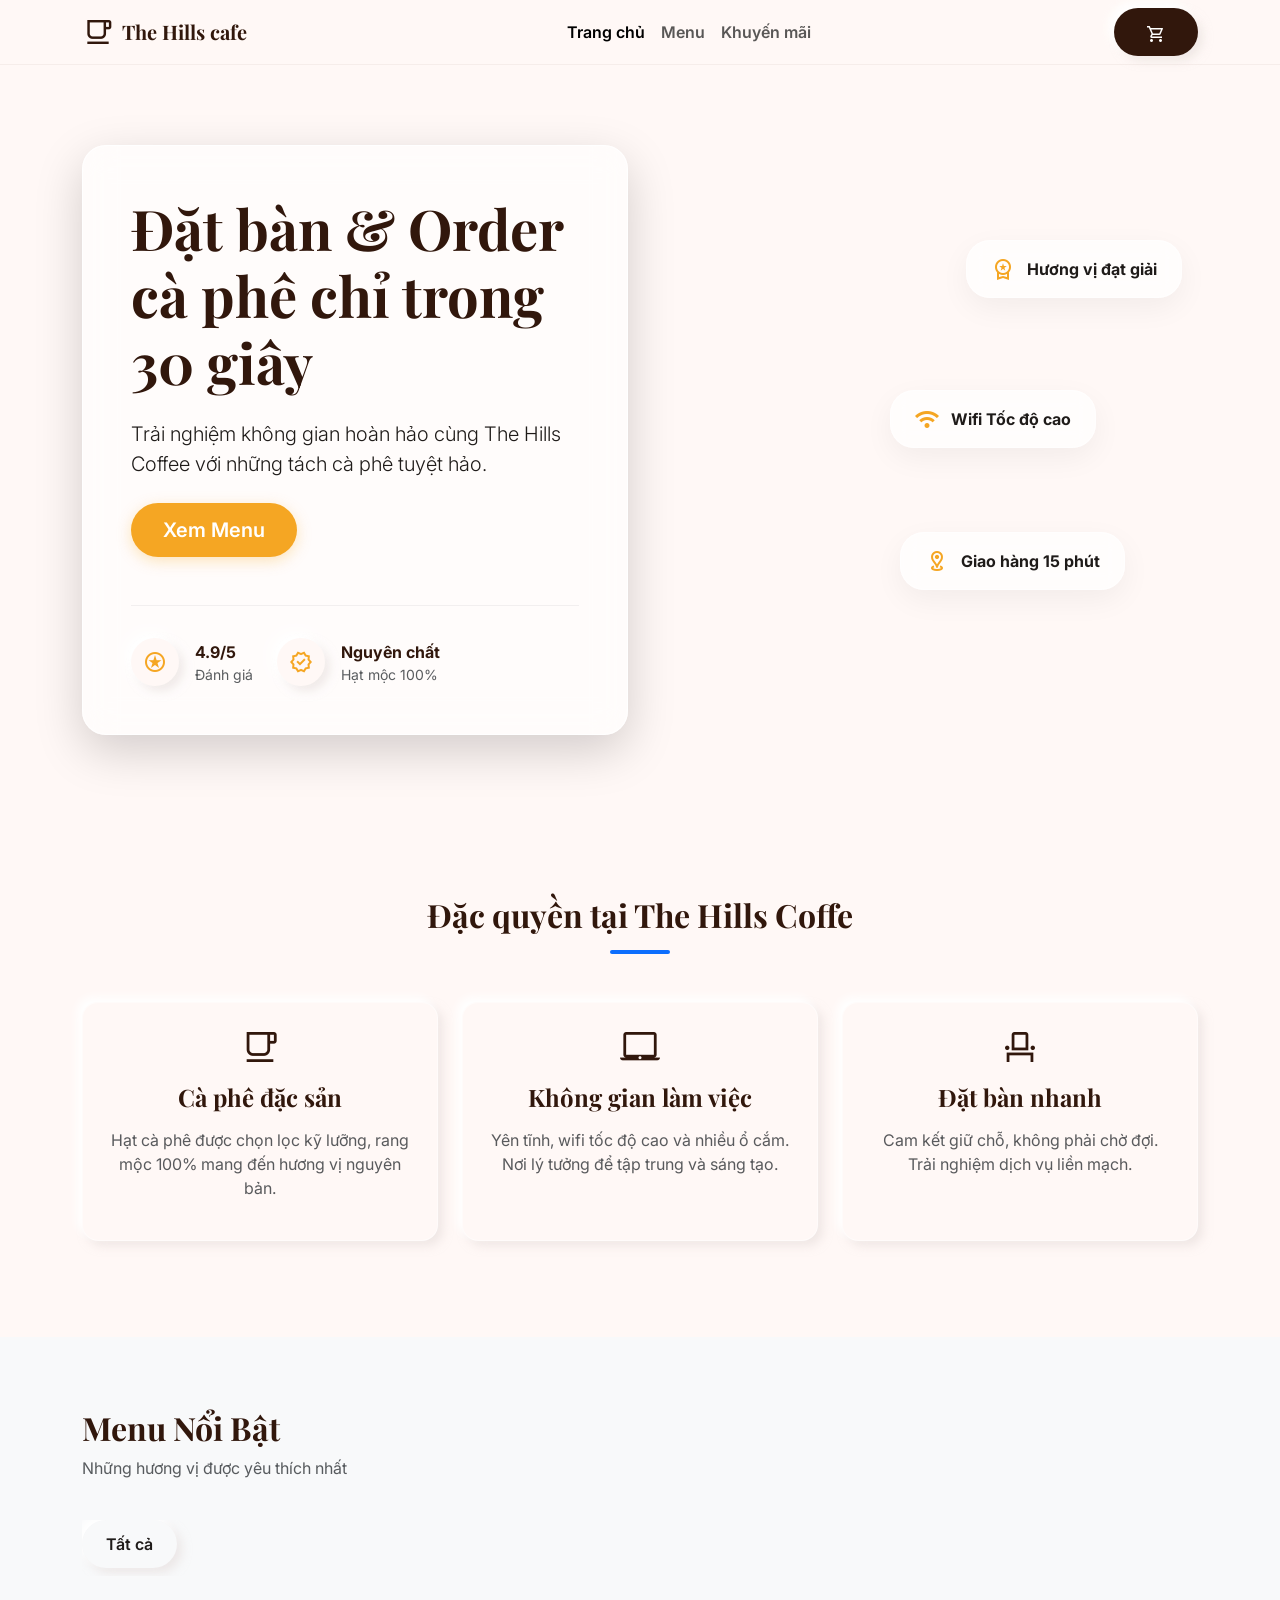
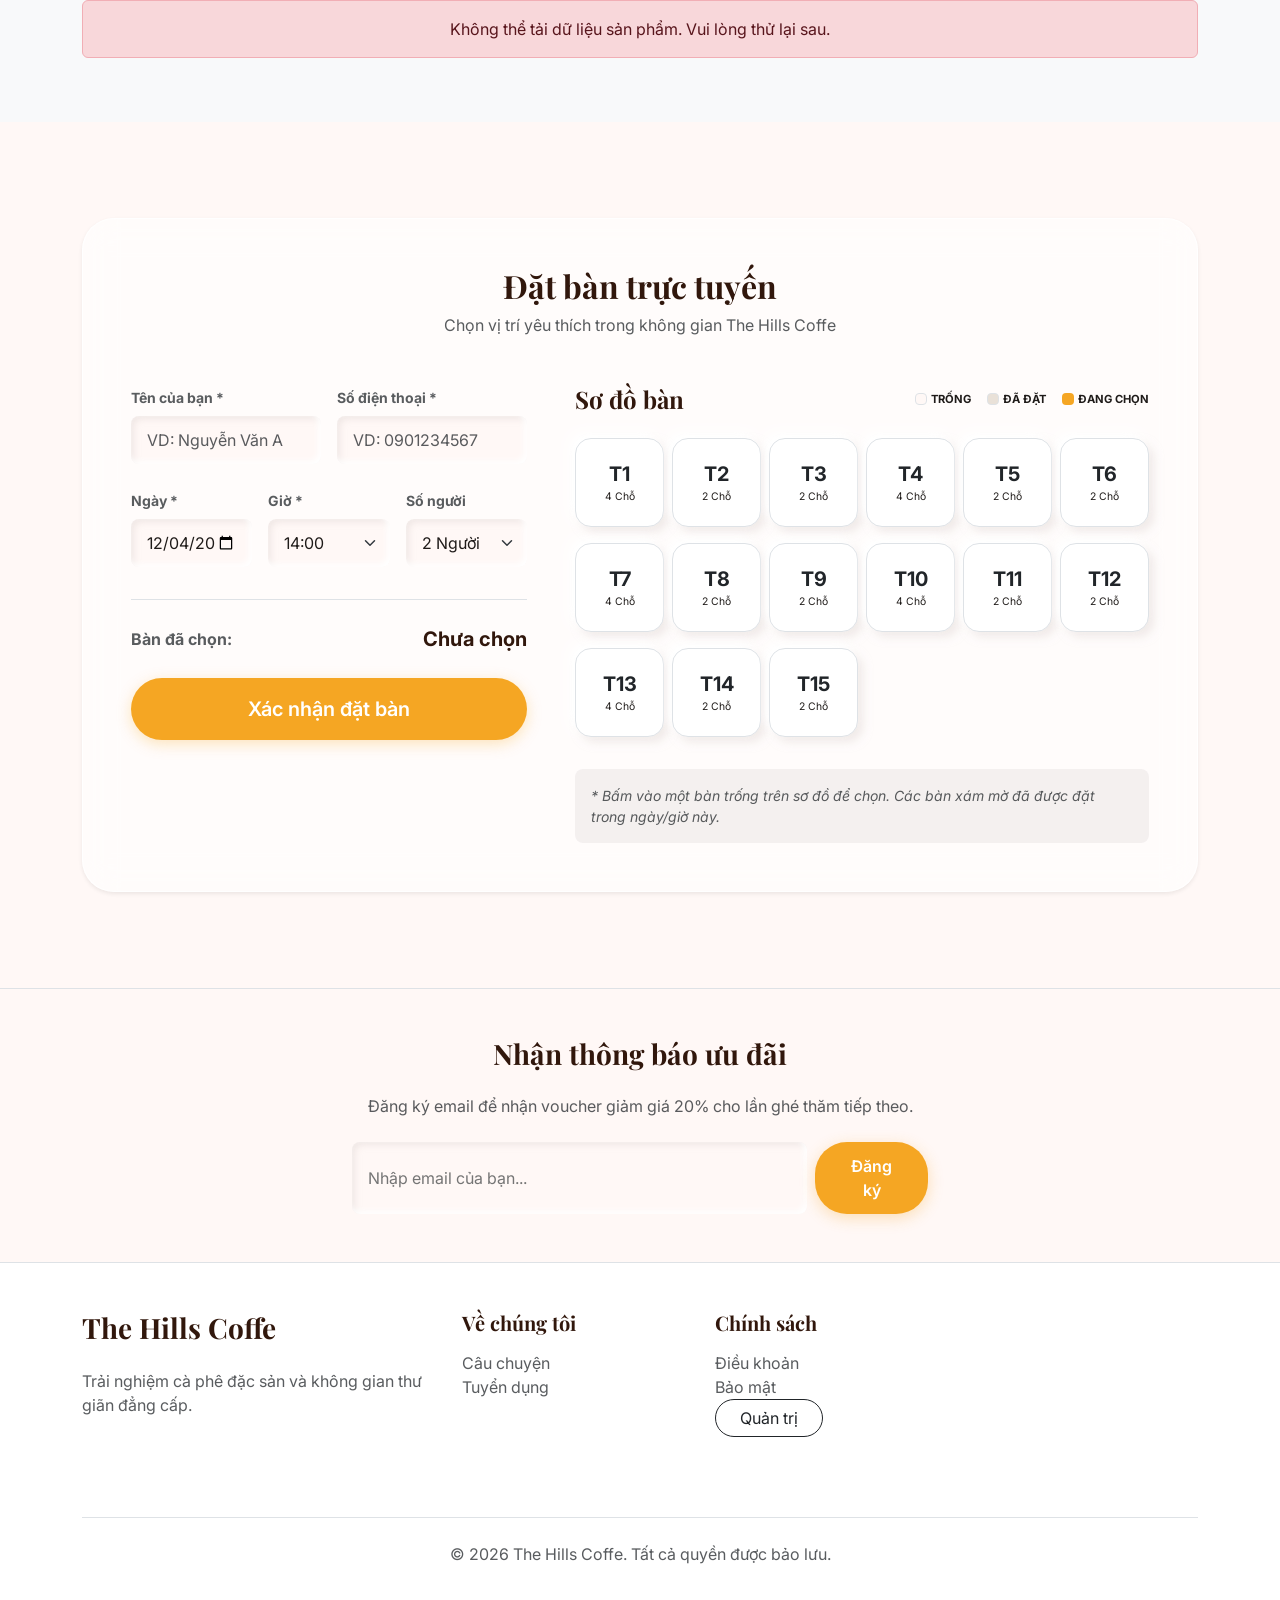
<file: index.html>
<!DOCTYPE html>
<html lang="vi">

<head>
    <meta charset="UTF-8">
    <meta name="viewport" content="width=device-width, initial-scale=1.0">
    <title>The Hills cafe</title>

    <!-- Favicon -->
    <link rel="icon"
        href="data:image/svg+xml,<svg xmlns=%22http://www.w3.org/2000/svg%22 viewBox=%220 0 100 100%22><text y=%22.9em%22 font-size=%2290%22>☕</text></svg>">

    <!-- Google Fonts -->
    <link
        href="https://fonts.googleapis.com/css2?family=Inter:wght@400;600&family=Playfair+Display:wght@600;700&display=swap"
        rel="stylesheet">
    <!-- Material Symbols -->
    <link href="https://fonts.googleapis.com/css2?family=Material+Symbols+Outlined:wght,FILL@100..700,0..1&display=swap"
        rel="stylesheet">
    <!-- Bootstrap 5 CSS -->
    <link href="https://cdn.jsdelivr.net/npm/bootstrap@5.3.2/dist/css/bootstrap.min.css" rel="stylesheet">
    <!-- Custom CSS -->
    <link rel="stylesheet" href="css/style.css">
</head>

<body>

    <!-- 
      TopNavBar: Thanh điều hướng nằm trên cùng của trang web 
      - fixed-top: Giữ thanh điều hướng luôn cố định ở trên cùng khi cuộn trang
      - glass-nav: Hiệu ứng kính mờ (kết hợp với CSS) tạo sự hiện đại
    -->
    <nav class="navbar navbar-expand-lg fixed-top glass-nav">
        <div class="container container-max">
            <a class="navbar-brand d-flex align-items-center gap-2" href="index.html">
                <span class="material-symbols-outlined fs-2">local_cafe</span>
                <span>The Hills cafe</span>
            </a>
            <button class="navbar-toggler" type="button" data-bs-toggle="collapse" data-bs-target="#navbarNav">
                <span class="navbar-toggler-icon"></span>
            </button>
            <div class="collapse navbar-collapse" id="navbarNav">
                <ul class="navbar-nav mx-auto mb-2 mb-lg-0 fw-semibold">
                    <li class="nav-item">
                        <a class="nav-link active" href="index.html">Trang chủ</a>
                    </li>
                    <li class="nav-item">
                        <a class="nav-link" href="#menu-section">Menu</a>
                    </li>
                    <li class="nav-item">
                        <a class="nav-link" href="#" id="promo-link">Khuyến mãi</a>
                    </li>
                </ul>
                <div class="d-flex align-items-center gap-3">
                    <button class="btn btn-primary-custom" id="cart-btn">
                        <span class="material-symbols-outlined align-middle fs-5">shopping_cart</span>
                    </button>
                </div>
            </div>
        </div>
    </nav>

    <!-- 
      Hero Section: Phần hiển thị thông điệp chính ngay khi vừa vào trang (banner đầu tiên)
      - Dùng để thu hút sự chú ý của khách hàng ngay lập tức
    -->
    <header class="hero-section">
        <div class="hero-bg"></div>
        <div class="hero-gradient"></div>
        <div class="container hero-content">
            <div class="row align-items-center">
                <div class="col-lg-6">
                    <div class="glass-panel p-4 p-md-5 shadow-lg">
                        <h1 class="display-4 fw-bold mb-4">Đặt bàn & Order cà phê chỉ trong 30 giây</h1>
                        <p class="lead mb-4">Trải nghiệm không gian hoàn hảo cùng The Hills Coffee với những tách cà phê tuyệt hảo.</p>
                        <div class="d-flex flex-wrap gap-3 mb-5">
                            <a href="#menu-section" class="btn btn-accent-custom btn-lg">Xem Menu</a>
                        </div>
                        
                        <!-- Trust Bar -->
                        <div class="trust-badges d-flex flex-wrap gap-4">
                            <div class="trust-item">
                                <div class="trust-icon">
                                    <span class="material-symbols-outlined">stars</span>
                                </div>
                                <div>
                                    <div class="fw-bold text-primary">4.9/5</div>
                                    <div class="small text-muted">Đánh giá</div>
                                </div>
                            </div>
                            <div class="trust-item">
                                <div class="trust-icon">
                                    <span class="material-symbols-outlined">verified</span>
                                </div>
                                <div>
                                    <div class="fw-bold text-primary">Nguyên chất</div>
                                    <div class="small text-muted">Hạt mộc 100%</div>
                                </div>
                            </div>
                        </div>
                    </div>
                </div>
                
                <!-- Floating Elements Column -->
                <div class="col-lg-6 d-none d-lg-block position-relative" style="height: 500px;">
                    <div class="floating-element badge-1 float-badge">
                        <span class="material-symbols-outlined text-accent">workspace_premium</span>
                        <div class="fw-bold">Hương vị đạt giải</div>
                    </div>
                    <div class="floating-element badge-2 float-badge">
                        <span class="material-symbols-outlined text-accent">distance</span>
                        <div class="fw-bold">Giao hàng 15 phút</div>
                    </div>
                    <div class="floating-element badge-3 float-badge">
                        <span class="material-symbols-outlined text-accent">wifi</span>
                        <div class="fw-bold">Wifi Tốc độ cao</div>
                    </div>
                </div>
            </div>
        </div>
    </header>

    <!-- Đặc quyền Section -->
    <section class="py-5">
        <div class="container my-5">
            <div class="text-center mb-5">
                <h2 class="mb-3">Đặc quyền tại The Hills Coffe</h2>
                <div class="mx-auto bg-primary rounded-pill" style="width: 60px; height: 4px;"></div>
            </div>
            <div class="row g-4">
                <div class="col-md-4">
                    <div class="neu-card p-4 text-center">
                        <span class="material-symbols-outlined fs-1 text-primary mb-3">local_cafe</span>
                        <h4 class="mb-3">Cà phê đặc sản</h4>
                        <p class="text-muted">Hạt cà phê được chọn lọc kỹ lưỡng, rang mộc 100% mang đến hương vị nguyên
                            bản.</p>
                    </div>
                </div>
                <div class="col-md-4">
                    <div class="neu-card p-4 text-center">
                        <span class="material-symbols-outlined fs-1 text-primary mb-3">laptop_mac</span>
                        <h4 class="mb-3">Không gian làm việc</h4>
                        <p class="text-muted">Yên tĩnh, wifi tốc độ cao và nhiều ổ cắm. Nơi lý tưởng để tập trung và
                            sáng tạo.</p>
                    </div>
                </div>
                <div class="col-md-4">
                    <div class="neu-card p-4 text-center">
                        <span class="material-symbols-outlined fs-1 text-primary mb-3">event_seat</span>
                        <h4 class="mb-3">Đặt bàn nhanh</h4>
                        <p class="text-muted">Cam kết giữ chỗ, không phải chờ đợi. Trải nghiệm dịch vụ liền mạch.</p>
                    </div>
                </div>
            </div>
        </div>
    </section>

    <!-- Menu Section (Data from API) -->
    <section id="menu-section" class="py-5 bg-light">
        <div class="container my-4">
            <div class="d-flex justify-content-between align-items-end mb-4">
                <div>
                    <h2>Menu Nổi Bật</h2>
                    <p class="text-muted mt-2">Những hương vị được yêu thích nhất</p>
                </div>
            </div>

            <div class="d-flex gap-2 mb-4 overflow-auto pb-2" id="category-filters">
                <button class="btn btn-primary-custom px-4 filter-btn active" data-category="all">Tất cả</button>
                <!-- Các nút danh mục sẽ được render bằng JS (Resource 2) -->
            </div>

            <!-- Products List Container -->
            <div id="loading-spinner" class="spinner-container">
                <div class="spinner-border text-primary" role="status">
                    <span class="visually-hidden">Loading...</span>
                </div>
            </div>

            <div id="error-message" class="alert alert-danger d-none text-center" role="alert">
                Không thể tải dữ liệu sản phẩm. Vui lòng thử lại sau.
            </div>

            <div class="row g-4" id="product-list">
                <!-- Products will be rendered here via JS -->
            </div>
        </div>
    </section>

    <!-- 
      Menu Section: Nơi hiển thị danh sách các sản phẩm/đồ uống 
      - id="menu-section": Để đường link Menu ở Navbar có thể cuộn đúng xuống khu vực này
    -->
    <section class="py-5" id="booking-section">
        <div class="container my-5">
            <div class="glass-panel p-4 p-md-5 position-relative overflow-hidden shadow-sm"
                style="border-radius: 2rem;">
                <div class="text-center mb-5 position-relative z-1">
                    <h2 class="mb-2">Đặt bàn trực tuyến</h2>
                    <p class="text-muted">Chọn vị trí yêu thích trong không gian The Hills Coffe</p>
                </div>

                <div class="row g-5 position-relative z-1">
                    <!-- Form Selection -->
                    <div class="col-lg-5">
                        <form id="booking-form" class="d-flex flex-column gap-4">
                            <div class="row g-3">
                                <div class="col-md-6">
                                    <label class="form-label text-muted small fw-bold">Tên của bạn *</label>
                                    <input type="text" class="form-control neu-input" id="book-name" required
                                        placeholder="VD: Nguyễn Văn A">
                                </div>
                                <div class="col-md-6">
                                    <label class="form-label text-muted small fw-bold">Số điện thoại *</label>
                                    <input type="tel" class="form-control neu-input" id="book-phone" required
                                        placeholder="VD: 0901234567">
                                </div>
                            </div>

                            <div class="row g-3">
                                <div class="col-md-4">
                                    <label class="form-label text-muted small fw-bold">Ngày *</label>
                                    <input type="date" class="form-control neu-input" id="book-date" required>
                                </div>
                                <div class="col-md-4">
                                    <label class="form-label text-muted small fw-bold">Giờ *</label>
                                    <select class="form-select neu-input" id="book-time" required>
                                        <option value="08:00">08:00</option>
                                        <option value="10:00">10:00</option>
                                        <option value="14:00" selected>14:00</option>
                                        <option value="16:00">16:00</option>
                                        <option value="19:00">19:00</option>
                                    </select>
                                </div>
                                <div class="col-md-4">
                                    <label class="form-label text-muted small fw-bold">Số người</label>
                                    <select class="form-select neu-input" id="book-guests">
                                        <option value="1">1 Người</option>
                                        <option value="2" selected>2 Người</option>
                                        <option value="4">3 - 4 Người</option>
                                        <option value="6">5+ Người</option>
                                    </select>
                                </div>
                            </div>

                            <div class="mt-2 pt-4 border-top">
                                <div class="d-flex justify-content-between align-items-center mb-4">
                                    <span class="text-muted fw-bold">Bàn đã chọn:</span>
                                    <span class="text-primary fw-bold fs-5" id="selected-table-display">Chưa chọn</span>
                                </div>
                                <input type="hidden" id="book-table-id" required>
                                <button type="submit" class="btn btn-accent-custom w-100 py-3 fs-5"
                                    id="btn-submit-booking">Xác nhận đặt bàn</button>
                                <div id="booking-msg" class="mt-3 text-center" style="display: none;"></div>
                            </div>
                        </form>
                    </div>

                    <!-- Floor Plan -->
                    <div class="col-lg-7">
                        <div class="d-flex justify-content-between align-items-center mb-4">
                            <h4 class="mb-0 text-primary font-playfair">Sơ đồ bàn</h4>
                            <div class="d-flex gap-3 text-uppercase" style="font-size: 0.7rem; font-weight: bold;">
                                <div class="d-flex align-items-center gap-1">
                                    <div class="rounded-1 border" style="width:12px;height:12px;background:#fff8f6;">
                                    </div> Trống
                                </div>
                                <div class="d-flex align-items-center gap-1">
                                    <div class="rounded-1 border" style="width:12px;height:12px;background:#e9e1d8;">
                                    </div> Đã đặt
                                </div>
                                <div class="d-flex align-items-center gap-1">
                                    <div class="rounded-1" style="width:12px;height:12px;background:#F5A623;"></div>
                                    Đang chọn
                                </div>
                            </div>
                        </div>

                        <div class="row g-2" id="floor-plan">
                            <!-- Tables will be rendered here by JS -->
                            <div class="col-12 text-center py-5">
                                <div class="spinner-border text-primary" role="status"></div>
                            </div>
                        </div>

                        <div class="mt-4 p-3 rounded-3" style="background-color: rgba(49, 23, 12, 0.05);">
                            <p class="text-muted small mb-0 fst-italic">* Bấm vào một bàn trống trên sơ đồ để chọn. Các
                                bàn xám mờ đã được đặt trong ngày/giờ này.</p>
                        </div>
                    </div>
                </div>
            </div>
        </div>
    </section>

    <!-- Newsletter (jQuery implementation) -->
    <section class="py-5 border-top">
        <div class="container text-center max-w-md mx-auto" style="max-width: 600px;">
            <h3 class="mb-4">Nhận thông báo ưu đãi</h3>
            <p class="text-muted mb-4">Đăng ký email để nhận voucher giảm giá 20% cho lần ghé thăm tiếp theo.</p>
            <div id="newsletter-form-container">
                <form id="newsletter-form" class="d-flex gap-2">
                    <input type="email" class="neu-input" id="nl-email" placeholder="Nhập email của bạn..." required>
                    <button type="submit" class="btn btn-accent-custom whitespace-nowrap">Đăng ký</button>
                </form>
                <div id="nl-message" class="mt-3 text-success" style="display: none;"></div>
            </div>
        </div>
    </section>

    <!-- Footer -->
    <footer class="bg-white py-5 border-top mt-auto">
        <div class="container">
            <div class="row g-4">
                <div class="col-md-4">
                    <h3 class="mb-4">The Hills Coffe</h3>
                    <p class="text-muted">Trải nghiệm cà phê đặc sản và không gian thư giãn đẳng cấp.</p>
                </div>
                <div class="col-md-8">
                    <div class="row">
                        <div class="col-sm-4 mb-3">
                            <h5 class="mb-3">Về chúng tôi</h5>
                            <ul class="list-unstyled">
                                <li><a href="#" class="text-decoration-none text-muted">Câu chuyện</a></li>
                                <li><a href="#" class="text-decoration-none text-muted">Tuyển dụng</a></li>
                            </ul>
                        </div>
                        <div class="col-sm-4 mb-3">
                            <h5 class="mb-3">Chính sách</h5>
                            <ul class="list-unstyled">
                                <li><a href="#" class="text-decoration-none text-muted">Điều khoản</a></li>
                                <li><a href="#" class="text-decoration-none text-muted">Bảo mật</a></li>
                                <a href="admin.html" class="btn btn-outline-dark rounded-pill px-4">Quản trị</a>
                            </ul>
                        </div>
                    </div>
                </div>
            </div>
            <div class="text-center mt-5 pt-4 border-top text-muted">
                &copy; 2026 The Hills Coffe. Tất cả quyền được bảo lưu.
            </div>
        </div>
    </footer>

    <!-- 
      Cart Offcanvas: Giỏ hàng dạng trượt từ cạnh phải màn hình vào (Offcanvas của Bootstrap) 
      - offcanvas-end: Hiển thị ở cạnh phải màn hình
    -->
    <div class="offcanvas offcanvas-end" tabindex="-1" id="cartOffcanvas" aria-labelledby="cartOffcanvasLabel">
        <div class="offcanvas-header border-bottom">
            <h5 class="offcanvas-title d-flex align-items-center gap-2 font-playfair fw-bold" id="cartOffcanvasLabel">
                <span class="material-symbols-outlined text-primary">shopping_cart</span>
                Giỏ hàng của bạn
            </h5>
            <button type="button" class="btn-close" data-bs-dismiss="offcanvas" aria-label="Close"></button>
        </div>
        <div class="offcanvas-body d-flex flex-column" style="background-color: #fcfaf8;">
            <div id="cart-items" class="flex-grow-1 overflow-auto pe-2">
                <!-- Items will be rendered here by JS -->
            </div>

            <div class="mt-auto border-top pt-3 bg-white p-3 rounded-3 shadow-sm mt-3">
                <div class="d-flex justify-content-between mb-3">
                    <span class="text-muted fw-bold">Tổng tiền:</span>
                    <span class="fs-5 fw-bold text-primary" id="cart-total">0 ₫</span>
                </div>
                <button class="btn btn-accent-custom w-100 py-3" id="btn-checkout">Thanh toán ngay</button>
            </div>
        </div>
    </div>

    <!-- Scripts -->
    <script src="https://code.jquery.com/jquery-3.7.1.min.js"></script>
    <script src="https://cdn.jsdelivr.net/npm/bootstrap@5.3.2/dist/js/bootstrap.bundle.min.js"></script>
    <script src="js/api.js"></script>
    <script src="js/utils.js"></script>
    <script src="js/main.js"></script>
</body>

</html>
</file>
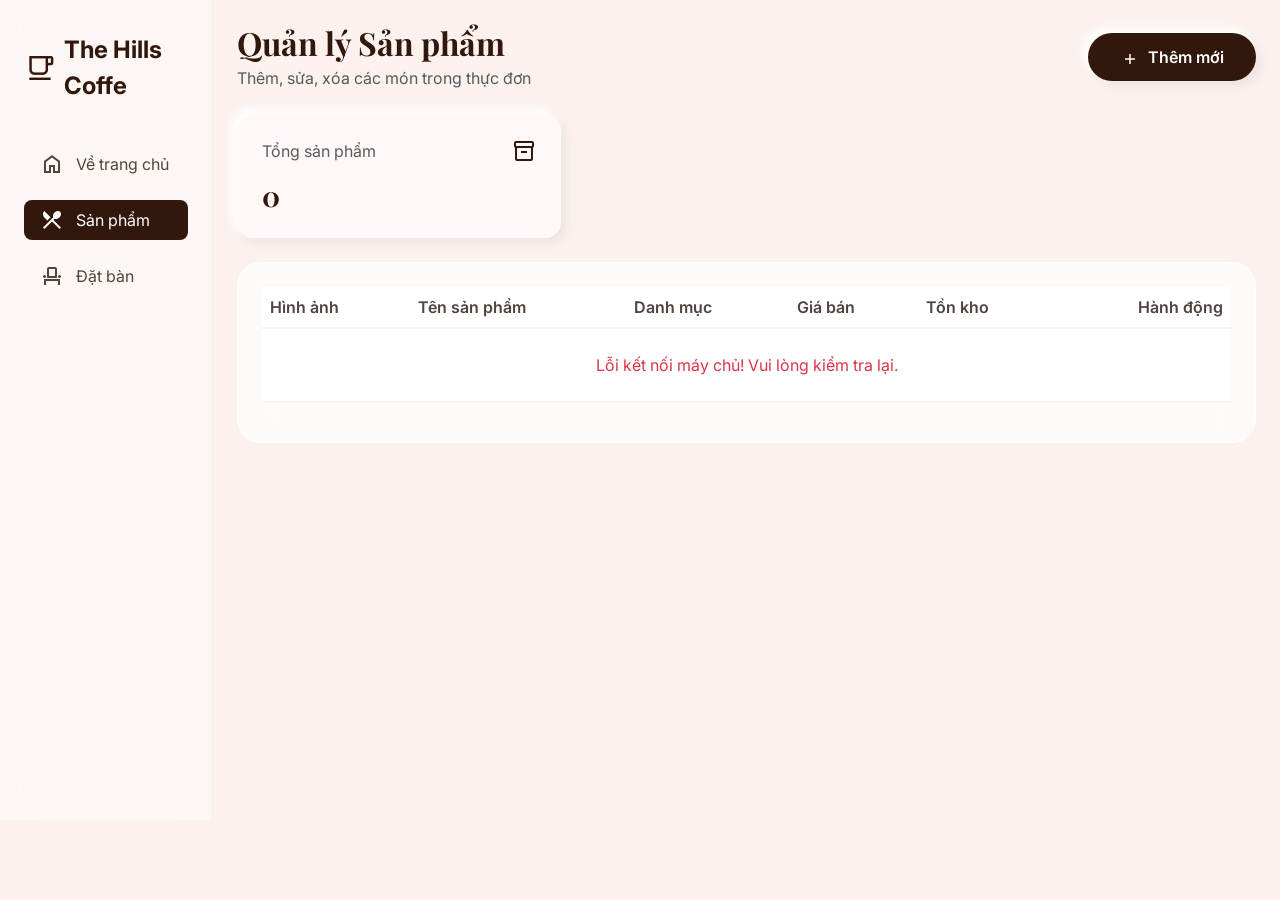
<file: admin.html>
<!DOCTYPE html>
<html lang="vi">

<head>
    <meta charset="UTF-8">
    <meta name="viewport" content="width=device-width, initial-scale=1.0">
    <title>The Hills Coffe - Quản trị</title>

    <!-- Favicon -->
    <link rel="icon"
        href="data:image/svg+xml,<svg xmlns=%22http://www.w3.org/2000/svg%22 viewBox=%220 0 100 100%22><text y=%22.9em%22 font-size=%2290%22>☕</text></svg>">

    <!-- Google Fonts -->
    <link
        href="https://fonts.googleapis.com/css2?family=Inter:wght@400;600&family=Playfair+Display:wght@600;700&display=swap"
        rel="stylesheet">
    <!-- Material Symbols -->
    <link href="https://fonts.googleapis.com/css2?family=Material+Symbols+Outlined:wght,FILL@100..700,0..1&display=swap"
        rel="stylesheet">
    <!-- Bootstrap 5 CSS -->
    <link href="https://cdn.jsdelivr.net/npm/bootstrap@5.3.2/dist/css/bootstrap.min.css" rel="stylesheet">
    <!-- Custom CSS -->
    <link rel="stylesheet" href="css/style.css">
    <style>
        body {
            padding-top: 0;
            background-color: #fbf2ef;
        }
    </style>
</head>

<body>

    <div class="container-fluid p-0">
        <div class="row g-0">
            <!-- 
              Sidebar: Thanh menu điều hướng bên trái dành riêng cho trang Quản trị (Admin)
              - Chứa các link chuyển đổi giữa màn hình Quản lý Sản phẩm và Quản lý Đặt bàn
            -->
            <div class="col-auto col-md-3 col-xl-2 px-sm-2 px-0 admin-sidebar d-flex flex-column">
                <div class="p-3 d-flex align-items-center gap-2 mt-3 mb-4">
                    <span class="material-symbols-outlined fs-2 text-primary">local_cafe</span>
                    <span class="fs-4 fw-bold text-primary font-playfair">The Hills Coffe</span>
                </div>
                <ul class="nav flex-column mb-sm-auto mb-0 align-items-center align-items-sm-start w-100 px-3"
                    id="menu">
                    <li class="nav-item w-100">
                        <a href="index.html"
                            class="nav-link nav-link-custom align-middle px-3 py-2 d-flex align-items-center gap-2">
                            <span class="material-symbols-outlined">home</span> <span class="ms-1 d-none d-sm-inline">Về
                                trang chủ</span>
                        </a>
                    </li>
                    <li class="nav-item w-100 mt-2">
                        <a href="#"
                            class="nav-link nav-link-custom active align-middle px-3 py-2 d-flex align-items-center gap-2"
                            id="nav-products">
                            <span class="material-symbols-outlined">restaurant_menu</span> <span
                                class="ms-1 d-none d-sm-inline">Sản phẩm</span>
                        </a>
                    </li>
                    <li class="nav-item w-100 mt-2">
                        <a href="#"
                            class="nav-link nav-link-custom align-middle px-3 py-2 d-flex align-items-center gap-2"
                            id="nav-reservations">
                            <span class="material-symbols-outlined">event_seat</span> <span
                                class="ms-1 d-none d-sm-inline">Đặt bàn</span>
                        </a>
                    </li>
                </ul>
            </div>

            <!-- 
              Main content: Khu vực chính bên phải hiển thị dữ liệu 
              - Mặc định sẽ hiển thị màn hình Sản phẩm, ẩn màn hình Đặt bàn
            -->
            <div class="col py-4 px-4">

                <!-- SECTION: SẢN PHẨM (Nơi thao tác CRUD cho đồ uống/bánh) -->
                <div id="section-products">
                    <div class="d-flex justify-content-between align-items-center mb-4">
                        <div>
                            <h2 class="mb-1">Quản lý Sản phẩm</h2>
                            <p class="text-muted mb-0">Thêm, sửa, xóa các món trong thực đơn</p>
                        </div>
                        <button class="btn btn-primary-custom" id="btn-add-new" data-bs-toggle="modal"
                            data-bs-target="#productModal">
                            <span class="material-symbols-outlined align-middle fs-5 me-1">add</span>
                            Thêm mới
                        </button>
                    </div>

                    <!-- Dashboard stats -->
                    <div class="row g-4 mb-4">
                        <div class="col-md-4">
                            <div class="neu-card p-4">
                                <div class="d-flex justify-content-between">
                                    <span class="text-muted">Tổng sản phẩm</span>
                                    <span class="material-symbols-outlined text-primary">inventory_2</span>
                                </div>
                                <h3 class="mt-3 mb-0" id="total-products">0</h3>
                            </div>
                        </div>
                    </div>

                    <!-- Table -->
                    <div class="glass-panel p-4">
                        <div class="table-responsive">
                            <table class="table table-custom table-hover">
                                <thead>
                                    <tr>
                                        <th>Hình ảnh</th>
                                        <th>Tên sản phẩm</th>
                                        <th>Danh mục</th>
                                        <th>Giá bán</th>
                                        <th>Tồn kho</th>
                                        <th class="text-end">Hành động</th>
                                    </tr>
                                </thead>
                                <tbody id="admin-product-list">
                                    <!-- JS render here -->
                                    <tr>
                                        <td colspan="6" class="text-center py-4">Đang tải dữ liệu...</td>
                                    </tr>
                                </tbody>
                            </table>
                        </div>
                    </div>
                </div>

                <!-- SECTION: ĐẶT BÀN (Nơi quản lý danh sách khách hàng đã đặt bàn trước) -->
                <div id="section-reservations" class="d-none">
                    <div class="d-flex justify-content-between align-items-center mb-4">
                        <div>
                            <h2 class="mb-1">Quản lý Đặt bàn</h2>
                            <p class="text-muted mb-0">Xác nhận, hủy đơn đặt chỗ của khách</p>
                        </div>
                        <button class="btn btn-outline-secondary rounded-pill" id="btn-refresh-reservations">
                            <span class="material-symbols-outlined align-middle fs-5 me-1">refresh</span>
                            Làm mới
                        </button>
                    </div>

                    <div class="glass-panel p-4">
                        <div class="table-responsive">
                            <table class="table table-custom table-hover">
                                <thead>
                                    <tr>
                                        <th>Khách hàng</th>
                                        <th>Thời gian</th>
                                        <th>Bàn</th>
                                        <th>Số người</th>
                                        <th>Trạng thái</th>
                                        <th class="text-end">Hành động</th>
                                    </tr>
                                </thead>
                                <tbody id="admin-reservation-list">
                                    <!-- JS render here -->
                                    <tr>
                                        <td colspan="6" class="text-center py-4">Đang tải dữ liệu...</td>
                                    </tr>
                                </tbody>
                            </table>
                        </div>
                    </div>
                </div>

            </div>
        </div>
    </div>

    <!-- 
      Modal (Hộp thoại) Thêm/Sửa Sản Phẩm: 
      - Đây là một popup HTML ẩn, chỉ hiện ra khi bấm nút "Thêm mới" hoặc icon Sửa.
      - Sử dụng Form nhập liệu cho tên, giá, ảnh, v.v.
    -->
    <div class="modal fade" id="productModal" tabindex="-1" aria-hidden="true">
        <div class="modal-dialog modal-dialog-centered">
            <div class="modal-content glass-panel" style="border-radius: 1rem;">
                <div class="modal-header border-bottom-0 pb-0">
                    <h5 class="modal-title font-playfair fs-4 text-primary" id="modalTitle">Thêm sản phẩm mới</h5>
                    <button type="button" class="btn-close" data-bs-dismiss="modal" aria-label="Close"></button>
                </div>
                <div class="modal-body">
                    <form id="product-form" novalidate>
                        <input type="hidden" id="product-id">

                        <div class="mb-3">
                            <label class="form-label text-muted small fw-bold">Tên sản phẩm *</label>
                            <input type="text" class="form-control neu-input" id="name" placeholder="VD: Cà phê sữa đá">
                            <div class="error-message" id="err-name">Vui lòng nhập tên sản phẩm.</div>
                        </div>

                        <div class="row mb-3">
                            <div class="col-md-6">
                                <label class="form-label text-muted small fw-bold">Giá bán (VNĐ) *</label>
                                <input type="number" class="form-control neu-input" id="price" placeholder="VD: 45000">
                                <div class="error-message" id="err-price">Giá bán phải lớn hơn 0.</div>
                            </div>
                            <div class="col-md-6">
                                <label class="form-label text-muted small fw-bold">Danh mục *</label>
                                <select class="form-select neu-input" id="category">
                                    <option value="">-- Chọn --</option>
                                    <!-- JS sẽ load danh mục vào đây (Resource 2) -->
                                </select>
                                <div class="error-message" id="err-category">Vui lòng chọn danh mục.</div>
                            </div>
                        </div>

                        <div class="mb-3">
                            <label class="form-label text-muted small fw-bold">Link Hình ảnh (URL) *</label>
                            <input type="url" class="form-control neu-input" id="image" placeholder="https://...">
                            <div class="error-message" id="err-image">Vui lòng nhập URL hợp lệ.</div>
                        </div>

                        <div class="row mb-3">
                            <div class="col-md-6">
                                <label class="form-label text-muted small fw-bold">Tồn kho</label>
                                <input type="number" class="form-control neu-input" id="stock" placeholder="VD: 50"
                                    value="0">
                            </div>
                        </div>

                        <div class="mb-4">
                            <label class="form-label text-muted small fw-bold">Mô tả thêm</label>
                            <textarea class="form-control neu-input" id="description" rows="3"></textarea>
                        </div>
                    </form>
                </div>
                <div class="modal-footer border-0 pb-4 pe-4">
                    <button type="button" class="btn btn-outline-secondary rounded-pill"
                        data-bs-dismiss="modal">Hủy</button>
                    <button type="submit" form="product-form" class="btn btn-primary-custom" id="btn-save">
                        <span class="spinner-border spinner-border-sm d-none" id="save-spinner"></span> Lưu Sản Phẩm
                    </button>
                </div>
            </div>
        </div>
    </div>

    <!-- 
      Modal (Hộp thoại) Cập nhật Đặt Bàn: 
      - Dùng để admin xác nhận đơn, đổi giờ, đổi trạng thái của khách.
    -->
    <div class="modal fade" id="reservationModal" tabindex="-1">
        <div class="modal-dialog modal-dialog-centered">
            <div class="modal-content border-0 shadow-lg" style="border-radius: 1.5rem;">
                <div class="modal-header border-0 pb-0 pt-4 px-4">
                    <h5 class="modal-title font-playfair fw-bold fs-4 text-primary">Cập nhật Đơn Đặt Bàn</h5>
                    <button type="button" class="btn-close" data-bs-dismiss="modal"></button>
                </div>
                <div class="modal-body p-4">
                    <form id="reservation-form">
                        <input type="hidden" id="res-id">

                        <div class="mb-3">
                            <label class="form-label text-muted small fw-bold">Khách hàng</label>
                            <input type="text" class="form-control neu-input bg-light" id="res-name" readonly>
                        </div>

                        <div class="row g-3 mb-3">
                            <div class="col-md-6">
                                <label class="form-label text-muted small fw-bold">Ngày *</label>
                                <input type="date" class="form-control neu-input" id="res-date" required>
                            </div>
                            <div class="col-md-6">
                                <label class="form-label text-muted small fw-bold">Giờ *</label>
                                <select class="form-select neu-input" id="res-time" required>
                                    <option value="08:00">08:00</option>
                                    <option value="10:00">10:00</option>
                                    <option value="14:00">14:00</option>
                                    <option value="16:00">16:00</option>
                                    <option value="19:00">19:00</option>
                                </select>
                            </div>
                        </div>

                        <div class="row g-3 mb-3">
                            <div class="col-md-6">
                                <label class="form-label text-muted small fw-bold">Bàn *</label>
                                <select class="form-select neu-input" id="res-table" required>
                                    <!-- Sẽ gen T1 tới T15 bằng JS -->
                                </select>
                            </div>
                            <div class="col-md-6">
                                <label class="form-label text-muted small fw-bold">Số người</label>
                                <select class="form-select neu-input" id="res-guests">
                                    <option value="1">1 Người</option>
                                    <option value="2">2 Người</option>
                                    <option value="4">3 - 4 Người</option>
                                    <option value="6">5+ Người</option>
                                </select>
                            </div>
                        </div>

                        <div class="mb-3">
                            <label class="form-label text-muted small fw-bold">Trạng thái *</label>
                            <select class="form-select neu-input" id="res-status" required>
                                <option value="Pending">Chờ xác nhận</option>
                                <option value="Confirmed">Đã xác nhận</option>
                                <option value="Cancelled">Đã hủy</option>
                            </select>
                        </div>
                    </form>
                </div>
                <div class="modal-footer border-0 pb-4 pe-4">
                    <button type="button" class="btn btn-outline-secondary rounded-pill"
                        data-bs-dismiss="modal">Đóng</button>
                    <button type="submit" form="reservation-form" class="btn btn-accent-custom" id="btn-save-res">
                        <span class="spinner-border spinner-border-sm d-none" id="save-res-spinner"></span> Lưu Thay Đổi
                    </button>
                </div>
            </div>
        </div>
    </div>

    <script src="https://code.jquery.com/jquery-3.7.1.min.js"></script>
    <script src="https://cdn.jsdelivr.net/npm/bootstrap@5.3.2/dist/js/bootstrap.bundle.min.js"></script>
    <script src="js/api.js"></script>
    <script src="js/utils.js"></script>
    <script src="js/admin.js"></script>
</body>

</html>
</file>
<file: css/style.css>
:root {
  --primary-color: #31170c;
  --accent-color: #F5A623;
  --surface-color: #fff8f6;
  --on-surface-color: #1f1b19;
  --on-surface-variant: #504440;
  --glass-bg: rgba(255, 248, 246, 0.85);
  --glass-border: rgba(74, 44, 31, 0.05);
  --neu-bg: #fff8f6;
  --neu-shadow: -5px -5px 10px #ffffff, 5px 5px 10px rgba(225, 216, 214, 0.5);
  --neu-shadow-inset: inset -3px -3px 6px #ffffff, inset 3px 3px 6px rgba(225, 216, 214, 0.5);
}

body {
  background-color: var(--surface-color);
  color: var(--on-surface-color);
  font-family: 'Inter', sans-serif;
  padding-top: 80px; /* For fixed navbar */
}

h1, h2, h3, h4, h5, h6, .navbar-brand {
  font-family: 'Playfair Display', serif;
  color: var(--primary-color);
  font-weight: 700;
}

.text-primary { color: var(--primary-color) !important; }
.text-accent { color: var(--accent-color) !important; }



/* Glassmorphism Navbar */
.glass-nav {
  background: var(--glass-bg);
  backdrop-filter: blur(20px);
  -webkit-backdrop-filter: blur(20px);
  border-bottom: 1px solid var(--glass-border);
}

.glass-panel {
  background: rgba(255, 255, 255, 0.6);
  backdrop-filter: blur(16px);
  -webkit-backdrop-filter: blur(16px);
  border: 1px solid rgba(255, 255, 255, 0.8);
  border-radius: 1.5rem;
}

/* Neumorphism Cards */
.neu-card {
  background-color: var(--neu-bg);
  box-shadow: var(--neu-shadow);
  border: 1px solid rgba(255, 255, 255, 0.5);
  border-radius: 1rem;
  transition: transform 0.3s ease, box-shadow 0.3s ease;
  height: 100%;
}

.neu-card:hover {
  transform: translateY(-5px);
}

/* Neumorphism Inputs */
.neu-input {
  background-color: var(--neu-bg);
  box-shadow: var(--neu-shadow-inset);
  border: none;
  border-radius: 0.5rem;
  padding: 0.75rem 1rem;
  width: 100%;
  color: var(--on-surface-color);
}

.neu-input:focus {
  outline: none;
  box-shadow: 0 0 0 1px var(--accent-color), var(--neu-shadow-inset);
}

/* Custom Buttons */
.btn-primary-custom {
  background-color: var(--primary-color);
  color: white;
  border-radius: 2rem;
  padding: 0.75rem 2rem;
  box-shadow: var(--neu-shadow);
  border: none;
  transition: all 0.3s ease;
  font-weight: 600;
}

.btn-primary-custom:hover {
  background-color: #4a2c1f;
  color: white;
  transform: scale(0.98);
}

.btn-accent-custom {
  background-color: var(--accent-color);
  color: white;
  border-radius: 2rem;
  padding: 0.75rem 2rem;
  box-shadow: 0 4px 15px rgba(245, 166, 35, 0.3);
  border: none;
  transition: all 0.3s ease;
  font-weight: 600;
}

.btn-accent-custom:hover {
  background-color: #e09612;
  color: white;
  transform: scale(0.98);
}

/* Hero Section */
.hero-section {
  position: relative;
  min-height: 80vh;
  display: flex;
  align-items: center;
  justify-content: center;
  overflow: hidden;
}

.hero-bg {
  position: absolute;
  top: 0; left: 0; right: 0; bottom: 0;
  background-image: url('https://lh3.googleusercontent.com/aida-public/[base64]');
  background-size: cover;
  background-position: center;
  opacity: 0.9;
  z-index: 0;
}

.hero-gradient {
  position: absolute;
  inset: 0;
  background: linear-gradient(to right, rgba(255, 248, 246, 0.9), transparent);
  z-index: 1;
}

.hero-content {
  position: relative;
  z-index: 2;
}

/* Floating Elements */
.floating-element {
  position: absolute;
  z-index: 3;
  animation: float 6s ease-in-out infinite;
}

.float-badge {
  background: rgba(255, 255, 255, 0.7);
  backdrop-filter: blur(10px);
  padding: 1rem 1.5rem;
  border-radius: 1.5rem;
  border: 1px solid rgba(255, 255, 255, 0.5);
  box-shadow: 0 10px 30px rgba(0, 0, 0, 0.05);
  display: flex;
  align-items: center;
  gap: 0.75rem;
  max-width: fit-content;
}

.badge-1 { top: 10%; right: 5%; animation-delay: 0s; }
.badge-2 { bottom: 20%; right: 15%; animation-delay: 2s; }
.badge-3 { top: 40%; right: 20%; animation-delay: 4s; }

@keyframes float {
  0%, 100% { transform: translateY(0); }
  50% { transform: translateY(-20px); }
}

/* Trust Section */
.trust-badges {
  margin-top: 3rem;
  padding-top: 2rem;
  border-top: 1px solid rgba(0,0,0,0.05);
}

.trust-item {
  display: flex;
  align-items: center;
  gap: 1rem;
}

.trust-icon {
  width: 48px;
  height: 48px;
  background: var(--surface-color);
  border-radius: 50%;
  display: flex;
  align-items: center;
  justify-content: center;
  color: var(--accent-color);
  box-shadow: var(--neu-shadow);
}


/* Product Cards */
.product-img-wrapper {
  height: 220px;
  overflow: hidden;
  border-radius: 1rem 1rem 0 0;
  position: relative;
}

.product-img {
  width: 100%;
  height: 100%;
  object-fit: cover;
  transition: transform 0.5s ease;
}

.neu-card:hover .product-img {
  transform: scale(1.05);
}

.badge-custom {
  position: absolute;
  top: 1rem;
  right: 1rem;
  background-color: var(--accent-color);
  color: white;
  padding: 0.25rem 0.75rem;
  border-radius: 1rem;
  font-size: 0.75rem;
  font-weight: bold;
  text-transform: uppercase;
  z-index: 10;
}

.add-btn {
  width: 40px;
  height: 40px;
  border-radius: 50%;
  background-color: #e9e1d8;
  color: var(--primary-color);
  display: flex;
  align-items: center;
  justify-content: center;
  border: none;
  transition: all 0.3s ease;
}

.add-btn:hover {
  background-color: var(--primary-color);
  color: white;
}

/* Form Error Validation */
.error-message {
  color: #dc3545;
  font-size: 0.875rem;
  margin-top: 0.25rem;
  display: none;
}

.neu-input.is-invalid {
  box-shadow: 0 0 0 1px #dc3545, var(--neu-shadow-inset);
}

/* Spinner Skeleton */
.skeleton {
  background: #e0d8d6;
  background: linear-gradient(90deg, #e0d8d6 8%, #f0e8e6 18%, #e0d8d6 33%);
  background-size: 200% 100%;
  animation: shimmer 1.5s infinite linear;
}

@keyframes shimmer {
  0% { background-position: -200% 0; }
  100% { background-position: 200% 0; }
}

.spinner-container {
  display: flex;
  justify-content: center;
  align-items: center;
  min-height: 200px;
}

/* Admin Sidebar */
.admin-sidebar {
  min-height: calc(100vh - 80px);
  background: rgba(255, 255, 255, 0.4);
  backdrop-filter: blur(16px);
  border-right: 1px solid rgba(74, 44, 31, 0.05);
}

.nav-link-custom {
  color: var(--on-surface-variant);
  border-radius: 0.5rem;
  margin-bottom: 0.5rem;
  transition: all 0.3s ease;
}

.nav-link-custom:hover, .nav-link-custom.active {
  background-color: var(--primary-color);
  color: white;
}

/* Admin Table */
.table-custom {
  background-color: transparent;
}

.table-custom th {
  border-bottom: 2px solid var(--glass-border);
  color: var(--on-surface-variant);
  font-weight: 600;
}

.table-custom td {
  border-bottom: 1px solid var(--glass-border);
  vertical-align: middle;
}

/* ==========================================
   CUSTOM TOAST NOTIFICATIONS
   ========================================== */
#toast-container {
    position: fixed;
    top: 20px;
    right: 20px;
    z-index: 9999;
    display: flex;
    flex-direction: column;
    gap: 10px;
}

.toast-custom {
    min-width: 300px;
    background: rgba(255, 255, 255, 0.85);
    backdrop-filter: blur(12px);
    -webkit-backdrop-filter: blur(12px);
    border: 1px solid rgba(255, 255, 255, 0.5);
    border-radius: 12px;
    padding: 16px;
    box-shadow: 0 8px 32px rgba(0, 0, 0, 0.1);
    display: flex;
    align-items: center;
    gap: 12px;
    transform: translateX(120%);
    transition: transform 0.4s cubic-bezier(0.175, 0.885, 0.32, 1.275), opacity 0.4s ease;
    opacity: 0;
}

.toast-custom.show {
    transform: translateX(0);
    opacity: 1;
}

.toast-custom.hide {
    transform: translateX(120%);
    opacity: 0;
}

.toast-icon {
    width: 32px;
    height: 32px;
    border-radius: 50%;
    display: flex;
    align-items: center;
    justify-content: center;
    flex-shrink: 0;
}

.toast-success .toast-icon { background-color: #d1fae5; color: #059669; }
.toast-error .toast-icon { background-color: #fee2e2; color: #dc2626; }
.toast-info .toast-icon { background-color: #e0f2fe; color: #0284c7; }

.toast-content {
    flex-grow: 1;
}

.toast-title {
    font-weight: 700;
    margin-bottom: 2px;
    font-size: 0.95rem;
    color: var(--primary-color);
}

.toast-message {
    font-size: 0.85rem;
    color: var(--on-surface-variant);
}

.toast-close {
    cursor: pointer;
    color: #94a3b8;
    transition: color 0.2s;
}

.toast-close:hover {
    color: var(--on-surface-color);
}
</file>
